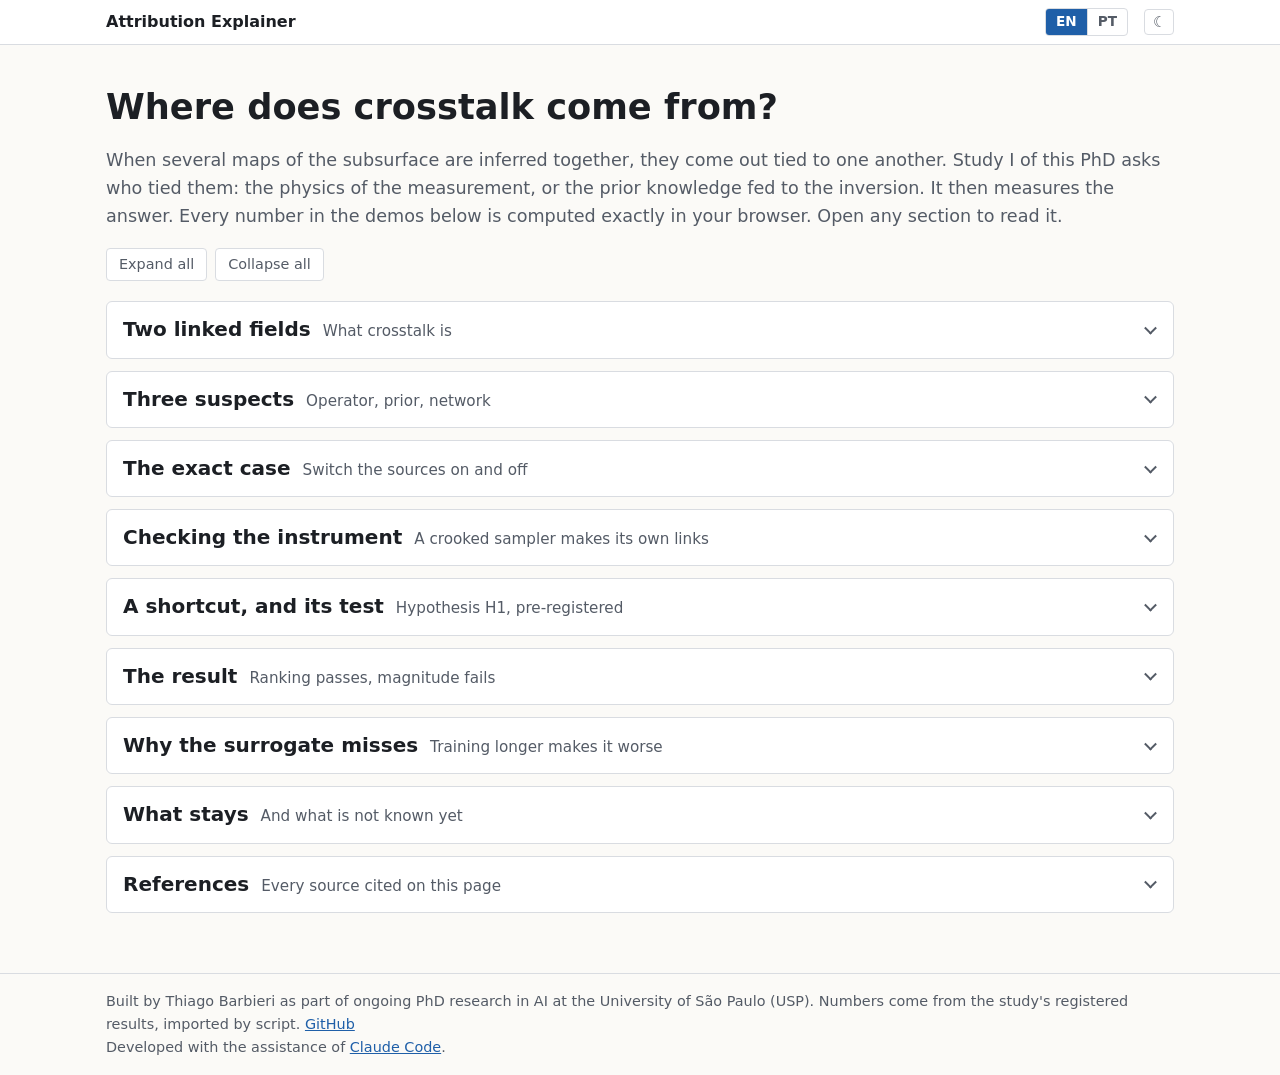
<file: index.html>
<!doctype html>
<html lang="en">
<head>
  <meta charset="utf-8">
  <meta name="viewport" content="width=device-width, initial-scale=1">
  <title>Attribution Explainer</title>
  <link rel="icon" href="data:image/svg+xml,%3Csvg xmlns=%27http://www.w3.org/2000/svg%27 viewBox=%270 0 32 32%27%3E%3Ccircle cx=%2711%27 cy=%2716%27 r=%278%27 fill=%27none%27 stroke=%27%231f5fa8%27 stroke-width=%273%27/%3E%3Ccircle cx=%2721%27 cy=%2716%27 r=%278%27 fill=%27none%27 stroke=%27%23b8440f%27 stroke-width=%273%27/%3E%3C/svg%3E">
  <meta name="description" content="Interactive explainer of Study I: where the dependence between jointly inferred fields comes from, the operator or the prior, computed exactly in your browser.">
  <meta name="author" content="Thiago Barbieri">
  <link rel="alternate" hreflang="en" href="index.html">
  <link rel="alternate" hreflang="pt-BR" href="index.pt.html">
  <link rel="stylesheet" href="assets/vendor/katex/katex.min.css">
  <link rel="stylesheet" href="assets/css/theme.css">
  <link rel="stylesheet" href="assets/css/layout.css">
  <link rel="stylesheet" href="assets/css/explainer.css">
  <script src="assets/js/theme.js"></script>
</head>
<body>
  <a class="skip-link" href="#content">Skip to content</a>
  <header class="site-header">
    <nav class="site-nav" aria-label="Site">
      <a class="brand" href="#top">Attribution Explainer</a>
      <div class="lang-switch" role="group" aria-label="Language" data-lang-switch>
        <a href="index.html" hreflang="en" lang="en" aria-current="true">EN</a>
        <a href="index.pt.html" hreflang="pt-BR" lang="pt-BR">PT</a>
      </div>
      <button type="button" class="theme-toggle" data-theme-toggle data-label-dark="Switch to dark theme" data-label-light="Switch to light theme"></button>
    </nav>
  </header>
  <main id="content">
    <div id="top"></div>
    <h1>Where does crosstalk come from?</h1>
    <p class="lede">When several maps of the subsurface are inferred together, they come out tied to one another. Study I of this PhD asks who tied them: the physics of the measurement, or the prior knowledge fed to the inversion. It then measures the answer. Every number in the demos below is computed exactly in your browser. Open any section to read it.</p>
    <div class="section-tools">
      <button type="button" data-sections="expand">Expand all</button>
      <button type="button" data-sections="collapse">Collapse all</button>
    </div>

    <details class="section" id="problem">
      <summary><h2 class="section-title">Two linked fields</h2><span class="section-sub">What crosstalk is</span></summary>
      <div class="section-body">
        <p class="lede">We cannot dig under a region to see its rocks. We send waves into the ground, record the echo at the surface, and let a computer reconstruct maps of the rock properties that would explain it.</p>
        <p>In practice we want several maps at once: for example, the speed of compressional waves and the speed of shear waves. Here we call them simply <strong>field 1</strong> and <strong>field 2</strong>.</p>
        <p>The data never tell the whole story, so the honest answer is not a single map but a collection of possible maps, all compatible with what was measured. Statisticians call that collection the <strong>posterior distribution</strong>. Looking at it, a pattern shows up: where one possible map has field 1 higher at some point, field 2 tends to be higher (or lower) at the same point. The fields are <strong>linked</strong>.</p>
        <p>Geophysicists call this link <strong>crosstalk</strong>, or interparameter trade-off: part of what appears in one map may really be a trace of the other <a class="cite" href="#operto2013" data-cite="operto2013">(Operto et al., 2013)</a>. It matters, because decisions such as where to drill or how to interpret a rock are made by reading these maps.</p>

        <h3>Links can also be put in on purpose</h3>
        <p>Before any data arrive, the inversion already holds a belief about what the fields look like: the <strong>prior</strong>. In the testbed of this study the prior builds each field from a few smooth patterns, and a fraction \(s\) of those patterns is shared by both fields. With \(s = 0\) the fields are independent; with \(s = 1\) they move together. Draw a few pairs and watch the cloud of points tilt as \(s\) grows.</p>

        <section class="demo wide" id="prior-demo" aria-labelledby="pd-title">
          <h4 id="pd-title">Try it: draw two fields from the prior</h4>
          <div class="demo-panels three">
            <figure>
              <canvas class="field" data-role="field1" role="img" aria-label="Field 1, 16 by 16 points"></canvas>
              <figcaption>Field 1 (16 × 16 points)</figcaption>
            </figure>
            <figure>
              <canvas class="field" data-role="field2" role="img" aria-label="Field 2, 16 by 16 points"></canvas>
              <figcaption>Field 2, same colour scale</figcaption>
            </figure>
            <figure>
              <div data-role="scatter"></div>
              <figcaption>Each dot is one of the 256 points: field 1 across, field 2 up.</figcaption>
            </figure>
          </div>
          <div class="legend-diverging" aria-hidden="true"><span>low</span><span class="legend-bar-diverging"></span><span>high</span></div>
          <div class="controls">
            <label class="control"><span class="label">Shared fraction s = <output data-role="shared-value">0.5</output></span>
              <input type="range" data-role="shared" min="0" max="1" step="0.125" value="0.5"></label>
            <div class="button-row"><button type="button" data-role="redraw">Draw another pair</button></div>
          </div>
          <p class="demo-readout" data-role="readout" aria-live="polite"></p>
        </section>
        <p>The link you see in an inversion result could therefore have been put there by the prior, by the measurement, or by both. The rest of this page is about telling them apart.</p>
      </div>
    </details>

    <details class="section" id="sources">
      <summary><h2 class="section-title">Three suspects</h2><span class="section-sub">Operator, prior, network</span></summary>
      <div class="section-body">
        <p class="lede">The link between the fields in the posterior can come from three places. In the final map all three are mixed, and nothing shows who did what.</p>
        <div class="cards">
          <div class="card"><h3>The operator</h3><p>The physics of the measurement. If each recorded echo depends on both fields at once, the data cannot separate them: they only see a mixture.</p></div>
          <div class="card"><h3>The prior</h3><p>What was believed before measuring, learned from examples. If in the examples the two fields moved together, that belief enters the answer.</p></div>
          <div class="card"><h3>The network</h3><p>Today the prior is often a trained neural network (a diffusion model). It may add or remove links that the examples did not have.</p></div>
        </div>

        <h3>Switching each suspect off</h3>
        <p>To learn whether a suspect matters, switch it off and see what changes. Each switch is an experiment one can actually run:</p>
        <ul>
          <li><strong>Operator off:</strong> observe each field separately, with the same noise. The information about each field stays; only the mixing goes.</li>
          <li><strong>Prior off:</strong> keep each field's own statistics but make the two independent. Every field still looks the same on its own; only the link between them goes.</li>
        </ul>
        <p>Two switches give four combinations. In each, we measure how linked the fields are in the posterior, with a dependence measure \(D\):</p>
        <table class="metrics coalitions">
          <thead><tr><th></th><th>operator off</th><th>operator on</th></tr></thead>
          <tbody>
            <tr><th>prior off</th><td>\(D(\varnothing)\): what is left with no source</td><td>\(D(O)\): the physics alone</td></tr>
            <tr><th>prior on</th><td>\(D(P)\): the prior alone</td><td>\(D(OP)\): the real situation, what the scientist sees</td></tr>
          </tbody>
        </table>

        <h3>A fair split: the Shapley value</h3>
        <p>The total change, \(D(OP) - D(\varnothing)\), still has to be split between the suspects. We use the <strong>Shapley value</strong> <a class="cite" href="#shapley1953value" data-cite="shapley1953value">(Shapley, 1953)</a>, a rule from game theory for sharing credit in a group effort: each player's credit is what it adds on joining the group, averaged over every order in which the players could arrive. With two players,</p>
        \[ \varphi_O = \tfrac12\big[(D(O) - D(\varnothing)) + (D(OP) - D(P))\big], \qquad \varphi_P = \tfrac12\big[(D(P) - D(\varnothing)) + (D(OP) - D(O))\big], \]
        <p>and the shares always add up to the total: \(\varphi_O + \varphi_P = D(OP) - D(\varnothing)\). The Shapley value already apportions variance among inputs in sensitivity analysis <a class="cite" href="#owen2014shapley" data-cite="owen2014shapley">(Owen, 2014)</a>, also when the inputs are dependent <a class="cite" href="#herin2022pme" data-cite="herin2022pme">(Herin et al., 2022)</a>. Here the players are not inputs drawn from a distribution but switches on the problem itself.</p>
        <p class="note">A share can be negative: a suspect can <em>remove</em> dependence. That is why the study always reports a dependence measure with a sign.</p>
      </div>
    </details>

    <details class="section" id="exact">
      <summary><h2 class="section-title">The exact case</h2><span class="section-sub">Switch the sources on and off</span></summary>
      <div class="section-body">
        <p class="lede">To test the method we need a problem where the right answer is known. The testbed is artificial and fully controlled, and its posterior has a closed form.</p>

        <h3>The testbed</h3>
        <ul>
          <li><strong>Fields:</strong> two maps of 16 × 16 points, 512 numbers in all, drawn from the Gaussian prior of the first section with shared fraction \(s\).</li>
          <li><strong>Measurement:</strong> each field is blurred and sampled every few points (the <em>stride</em>; a larger stride means fewer data). The two fields' data are mixed with a coupling \(\kappa\): at \(\kappa = 0\) each datum sees one field, as \(\kappa\) grows each datum sees more of both.</li>
          <li><strong>Noise:</strong> Gaussian, with a variance you choose. Small noise and a small stride mean informative data.</li>
        </ul>
        <p>With a Gaussian prior of covariance \(C_p\) and a linear measurement \(G\) with noise variance \(\sigma^2\), the posterior is Gaussian too, with covariance</p>
        \[ C = C_p - C_p G^\top \big(G C_p G^\top + \sigma^2 I\big)^{-1} G C_p . \]
        <p>From \(C\) we read the dependence between the fields. The main measure is the <strong>mean signed pointwise correlation</strong>: the correlation \(\rho(x)\) between field 1 and field 2 at each point \(x\), averaged over the 256 points. Two others are available: the same average without the sign, and the <strong>mutual information</strong> between the whole fields.</p>

        <section class="demo wide" id="attribution-demo" aria-labelledby="ad-title">
          <h4 id="ad-title">Try it: switch each source on and off</h4>
          <div class="scenario-row">
            <button type="button" data-preset="strong">Informative data</button>
            <button type="button" data-preset="weak">Weak data</button>
            <button type="button" data-preset="tug">Tug of war</button>
            <button type="button" data-preset="confirmatory">A confirmatory point</button>
          </div>
          <div class="cell-grid">
            <figure><canvas class="field" data-role="cell-none" role="img" aria-label="Pointwise correlation map, neither source"></canvas><figcaption><strong>Neither source</strong><br><span data-role="value-none"></span></figcaption></figure>
            <figure><canvas class="field" data-role="cell-O" role="img" aria-label="Pointwise correlation map, operator only"></canvas><figcaption><strong>Operator only</strong><br><span data-role="value-O"></span></figcaption></figure>
            <figure><canvas class="field" data-role="cell-P" role="img" aria-label="Pointwise correlation map, prior only"></canvas><figcaption><strong>Prior only</strong><br><span data-role="value-P"></span></figcaption></figure>
            <figure><canvas class="field" data-role="cell-OP" role="img" aria-label="Pointwise correlation map, both sources"></canvas><figcaption><strong>Both (what you see)</strong><br><span data-role="value-OP"></span></figcaption></figure>
          </div>
          <div class="legend-diverging" aria-hidden="true"><span>ρ = −1</span><span class="legend-bar-diverging"></span><span>ρ = +1</span></div>
          <div class="controls">
            <label class="control"><span class="label">Operator coupling κ = <output data-role="kappa-value">0.5</output></span>
              <input type="range" data-role="kappa" min="0" max="0.95" step="0.05" value="0.5"></label>
            <label class="control"><span class="label">Prior shared fraction s = <output data-role="shared-value">0.75</output></span>
              <input type="range" data-role="shared" min="0" max="1" step="0.125" value="0.75"></label>
            <label class="control"><span class="label">Noise variance</span>
              <select data-role="noise">
                <option value="0.001">0.001</option>
                <option value="0.01" selected>0.01</option>
                <option value="0.1">0.1</option>
                <option value="1">1</option>
              </select></label>
            <label class="control"><span class="label">Stride</span>
              <select data-role="stride">
                <option value="2">2 (64 data per field)</option>
                <option value="4" selected>4 (16 data per field)</option>
                <option value="8">8 (4 data per field)</option>
              </select></label>
            <fieldset>
              <legend>Dependence measure</legend>
              <label><input type="radio" name="attr-functional" value="signed" checked> signed correlation</label>
              <label><input type="radio" name="attr-functional" value="unsigned"> unsigned</label>
              <label><input type="radio" name="attr-functional" value="mi"> mutual information</label>
            </fieldset>
          </div>
          <div class="chart-block"><div data-role="shares"></div></div>
          <p class="demo-readout" data-role="readout" aria-live="polite"></p>
          <p class="demo-status" data-role="status" aria-live="polite"></p>
        </section>

        <h3>What the exact case shows</h3>
        <p><strong>How much of the prior survives depends on the data.</strong> Try <em>Informative data</em> and then <em>Weak data</em>. The prior is the same and links the fields strongly, and the operator does not mix them. Yet almost none of the prior's link survives when the data are informative, and nearly all of it when they say little. The data erase the prior belief to the extent that they can speak for themselves; in large samples, prior dependence is in general not retained by the posterior <a class="cite" href="#hagar2023posterior" data-cite="hagar2023posterior">(Hagar &amp; Stevens, 2023)</a>.</p>
        <p><strong>Operator and prior can pull in opposite directions.</strong> In this testbed the measurement tends to create negative dependence (one field up, the other down) and the prior positive dependence. On the study's grid of settings the two shares had opposite signs in <span data-fill="grid-opposing"></span> of the <span data-fill="grid-coupled"></span> settings where both were present. Try <em>Tug of war</em>: with a prior that ties the fields almost perfectly, the final map still shows a slightly negative link.</p>
        <div class="callout">
          <p><strong>In one sentence.</strong> The final map alone can mislead: it can show a negative link that came almost entirely from the measurement, hiding a strongly positive prior belief. An unsigned measure confuses "two forces cancelling" with "the prior removing dependence": with mutual information the prior's share came out negative in <span data-fill="grid-mi-negative"></span> of the <span data-fill="grid-mi-cells"></span> grid settings with a dependent prior. Switch the measure in the demo to see it.</p>
        </div>
      </div>
    </details>

    <details class="section" id="sampling">
      <summary><h2 class="section-title">Checking the instrument</h2><span class="section-sub">A crooked sampler makes its own links</span></summary>
      <div class="section-body">
        <p class="lede">When the prior is a neural network there is no formula for the posterior any more. All we can do is draw possible maps with a program called a <strong>sampler</strong>, and estimate the dependence from those draws.</p>
        <p>A sampler that is slightly off can create or remove dependence by itself, like a thermometer that reads two degrees high. And more draws do not help: they only make the wrong value more precise. The demo below uses a posterior where the exact answer is known. The <em>bias</em> slider makes the sampler shrink the link between the fields by a fraction \(b\).</p>

        <section class="demo wide" id="sampling-demo" aria-labelledby="sd-title">
          <h4 id="sd-title">Try it: estimate the dependence from samples</h4>
          <div class="chart-block"><div data-role="chart"></div></div>
          <div class="controls">
            <label class="control"><span class="label">Samples per estimate</span>
              <select data-role="samples">
                <option value="16">16</option>
                <option value="64" selected>64</option>
                <option value="256">256</option>
              </select></label>
            <label class="control"><span class="label">Sampler bias b = <output data-role="bias-value">0</output></span>
              <input type="range" data-role="bias" min="0" max="0.3" step="0.05" value="0"></label>
            <div class="button-row"><button type="button" data-role="redraw">Draw again</button></div>
          </div>
          <p class="demo-readout" data-role="readout" aria-live="polite"></p>
          <p class="demo-status">Posterior of one confirmatory point (κ = 0.25, s = 0.75, noise variance 0.1, stride 4), sampled exactly; the biased sampler draws from the same posterior with the cross-field covariance multiplied by 1 − b.</p>
        </section>

        <h3>How the real sampler was checked</h3>
        <p>The study's sampler is a twisted sequential Monte Carlo method <a class="cite" href="#wu2023twisted" data-cite="wu2023twisted">(Wu et al., 2023)</a>. Before any result, it had to reproduce exact answers on problems like the one above, in 512 dimensions, within margins fixed in advance. It failed twice, was diagnosed and corrected, and passed on a third, fresh seed, with its worst case at 0.92 of the allowed margin.</p>
        <p>It was then compared with a sampler built differently, DDSMC <a class="cite" href="#kelvinius2025ddsmc" data-cite="kelvinius2025ddsmc">(Ekström Kelvinius et al., 2025)</a>, and with an ablation of its own twist, on a network trained in 128 dimensions: all 45 comparisons across five independently trained networks agreed, judged against the gap expected between two exact samplers.</p>
      </div>
    </details>

    <details class="section" id="hypothesis">
      <summary><h2 class="section-title">A shortcut, and its test</h2><span class="section-sub">Hypothesis H1, pre-registered</span></summary>
      <div class="section-body">
        <p class="lede">Training networks and drawing thousands of maps is expensive. There is a shortcut: replace the network by a <strong>Gaussian surrogate</strong> that keeps only the mean and the correlations of its training examples. For the surrogate the attribution is exact and free, by the formulas of the previous sections.</p>
        <p>Previous work suggests that diffusion networks in their generalizing regime denoise much like that Gaussian surrogate, at least over a band of noise levels and, for large networks, transiently during training <a class="cite" href="#li2024hidden" data-cite="li2024hidden">(Li et al., 2024)</a>. Hence the study's hypothesis:</p>
        <div class="callout">
          <p><strong>Hypothesis H1.</strong> The attribution computed with the Gaussian surrogate predicts the attribution obtained with the trained network: the same order of the shares across settings, and the same total dependence within a fixed tolerance.</p>
        </div>

        <h3>Rules written before the data</h3>
        <p>To avoid adjusting the criterion after seeing the result, the test was <strong>pre-registered</strong>: the pass rules, the margins and even the analysis program were written and stored before the experiments ran. When a rule had to change, the change was recorded as a dated amendment, always before the data it would judge existed. Two requirements had to hold together, at eight settings (operator coupling \(\kappa \in \{0.25, 0.75\}\), prior dependence \(s \in \{0.25, 0.75\}\), informative or weak data), with four independently trained networks per setting:</p>
        <ul>
          <li><strong>Ranking:</strong> across the eight settings, the surrogate must order each share the way the network does. Agreement is measured with Kendall's \(\tau\), where 1 is perfect agreement; the thresholds were computed in advance from how much \(\tau\) an exactly correct surrogate would lose to estimation noise and training variance.</li>
          <li><strong>Magnitude:</strong> the predicted total dependence may not be off by more than 4.5% at any of the eight settings.</li>
        </ul>

        <h3>Is the network copying its examples?</h3>
        <p>A network that memorizes its training set turns the posterior into a lookup over training examples <a class="cite" href="#siahkoohi2026memorization" data-cite="siahkoohi2026memorization">(Siahkoohi &amp; Sabeddu, 2026)</a>, and the surrogate would not apply. Every network was therefore tested for copying with an exact test that counts near-duplicates of training examples against those of held-out examples <a class="cite" href="#majhi2026null" data-cite="majhi2026null">(Majhi &amp; Bagchi, 2026)</a>. <span data-fill="regime-inside"></span> of the <span data-fill="regime-priors"></span> networks trained for the test passed: none of their samples is a near-duplicate of a training example.</p>
      </div>
    </details>

    <details class="section" id="result">
      <summary><h2 class="section-title">The result</h2><span class="section-sub">Ranking passes, magnitude fails</span></summary>
      <div class="section-body">
        <p class="lede">The surrogate orders the suspects almost exactly as the network does. It does not get the size right when the prior links the fields only weakly.</p>
        <section class="demo wide" id="result-chart" aria-labelledby="rc-title">
          <h4 id="rc-title">Magnitude error at the eight confirmatory settings</h4>
          <div class="chart-block"><div data-role="magnitude"></div></div>
          <ul class="chart-legend"><li class="legend-weak">weak prior dependence (s = 0.25)</li><li class="legend-strong">strong prior dependence (s = 0.75)</li></ul>
          <p class="demo-status">Each bar is one setting: operator coupling κ and whether the data are informative or weak. The rule required every bar below the dashed line.</p>
          <p class="demo-readout" data-role="verdict"></p>
        </section>
        <p>At the four settings with weak prior dependence the surrogate overstates the total dependence by <span data-fill="mag-weak"></span>; at the four with strong dependence the error is <span data-fill="mag-strong"></span>, inside the tolerance. Where it fails, the network leaves <em>less</em> dependence in the posterior than the surrogate predicts.</p>
        <div class="callout">
          <p><strong>Verdict.</strong> By the rule fixed in advance, H1 is <strong>refuted</strong>. The Gaussian surrogate is a good guide to which suspect weighs more, but not to how much dependence the network leaves in the answer when the dependence between the fields is weak.</p>
        </div>
        <p>A negative result is still a result. The pre-registration anticipated it: if the hypothesis failed, the map of where it fails would be the contribution. And the test had controls that rule out the easy explanations: the networks were not copying, and the samplers agreed on the settings that were used.</p>
      </div>
    </details>

    <details class="section" id="why">
      <summary><h2 class="section-title">Why the surrogate misses</h2><span class="section-sub">Training longer makes it worse</span></summary>
      <div class="section-body">
        <p class="lede">Looking inside the networks themselves, before any data enter: a trained network carries less dependence between the fields than its own training examples had.</p>
        <p>Measured as mutual information against draws from each network's own Gaussian surrogate, the deficit is <span data-fill="loss-weak"></span> with weak prior dependence and <span data-fill="loss-strong"></span> with strong dependence.</p>
        <p>The first suspicion was under-training: perhaps the network had not yet learned the link. To test it, a follow-up was registered before it ran: sixteen networks trained eight times longer, to 160 000 steps, measuring the deficit along the way.</p>
        <section class="demo wide" id="f1-chart" aria-labelledby="f1-title">
          <h4 id="f1-title">Dependence lost by the network along training</h4>
          <div class="chart-block"><div data-role="curves"></div></div>
          <ul class="chart-legend" data-role="legend"></ul>
          <p class="demo-status">Mean of four networks per line, with the range of the four shaded. Orange: weak prior dependence; blue: strong. Solid: 4096 training examples; dashed: 1024.</p>
        </section>
        <p>The answer was the opposite of the suspicion. In three of the four settings the deficit grew with training in all four networks. In the fourth it was already high from the first checkpoint and stayed flat. Under-training explains none of them, and no checkpoint copies its training set.</p>
        <div class="callout">
          <p><strong>In one sentence.</strong> The network learns the overall Gaussian shape of its examples early, including the link between the fields, and loses part of that link as training continues. This is the pattern described for single-field diffusion models, which follow the Gaussian structure only transiently during training <a class="cite" href="#li2024hidden" data-cite="li2024hidden">(Li et al., 2024)</a> and generalize long before they memorize <a class="cite" href="#bonnaire2025memorize" data-cite="bonnaire2025memorize">(Bonnaire et al., 2025)</a>; here it shows up as lost dependence between fields. It weighs more when the dependence is weak, because a loss of similar size is a larger fraction of a small total.</p>
        </div>
        <p>Training time is therefore not a neutral technical detail: it decides how much of the real dependence between the fields reaches the answer.</p>
      </div>
    </details>

    <details class="section" id="takeaways">
      <summary><h2 class="section-title">What stays</h2><span class="section-sub">And what is not known yet</span></summary>
      <div class="section-body">
        <div class="cards">
          <div class="card"><h3>A method</h3><p>Split the dependence between fields into the measurement's share and the prior's share, exactly in the linear-Gaussian case.</p></div>
          <div class="card"><h3>A warning</h3><p>The final map alone can mislead about where the dependence came from; a signed measure is needed.</p></div>
          <div class="card"><h3>A finding</h3><p>Diffusion networks used as priors lose part of the dependence between fields as they train, enough for the Gaussian surrogate to miss the size.</p></div>
        </div>
        <h3>Limits</h3>
        <p>Everything here is on one artificial problem with smooth Gaussian fields and a linear measurement (each datum is a weighted sum of the fields). Fields with sharp boundaries, nonlinear physics such as elastic wave propagation, and real seismic data are left to the next chapters of the thesis. Classical tools measure the operator's coupling locally, from the Hessian <a class="cite" href="#pan2018interparameter" data-cite="pan2018interparameter">(Pan et al., 2018)</a>; comparing them with the operator share is also future work.</p>
        <p class="note">Next: Study II measures, under controlled conditions, how the dependence between fields and the network's tendency to copy its examples depend on the number of examples and on training time.</p>
      </div>
    </details>

    <details class="section" id="references">
      <summary><h2 class="section-title">References</h2><span class="section-sub">Every source cited on this page</span></summary>
      <div class="section-body">
        <p class="note">Generated from the thesis bibliography by <code>scripts/build_page.py</code>. Entries marked † have bibliographic fields not yet checked against the publisher record.</p>
        <!-- references:start -->
        <ol class="bibliography">
          <li id="bonnaire2025memorize">
            Bonnaire, T., Urfin, R., Biroli, G., Mézard, M. (2025). Why diffusion models don&#x27;t memorize: The role of implicit dynamical regularization in training. <em>Advances in Neural Information Processing Systems (NeurIPS)</em>.
            <span class="cited-on">Cited in: <a href="#why">Why the surrogate misses</a></span>
          </li>
          <li id="kelvinius2025ddsmc">
            Ekström Kelvinius, F., Zhao, Z., Lindsten, F. (2025). Solving linear-Gaussian Bayesian inverse problems with decoupled diffusion sequential Monte Carlo. <em>Proceedings of the 42nd International Conference on Machine Learning (ICML)</em> 267, pp. 15148–15181.
            <span class="cited-on">Cited in: <a href="#sampling">Checking the instrument</a></span>
          </li>
          <li id="hagar2023posterior">
            Hagar, L., Stevens, N. T. (2023). Posterior Ramifications of Prior Dependence Structures. <em>arXiv preprint arXiv:2312.06437</em>. <a href="https://arxiv.org/abs/2312.06437">arXiv:2312.06437</a> <span class="unverified" title="fields not yet checked against the publisher record">†</span>
            <span class="cited-on">Cited in: <a href="#exact">The exact case</a></span>
          </li>
          <li id="herin2022pme">
            Herin, M., Il Idrissi, M., Chabridon, V., Iooss, B. (2022). Proportional marginal effects for global sensitivity analysis. <em>arXiv preprint arXiv:2210.13065</em>. <a href="https://arxiv.org/abs/2210.13065">arXiv:2210.13065</a> <span class="unverified" title="fields not yet checked against the publisher record">†</span>
            <span class="cited-on">Cited in: <a href="#sources">Three suspects</a></span>
          </li>
          <li id="li2024hidden">
            Li, X., Dai, Y., Qu, Q. (2024). Understanding generalizability of diffusion models requires rethinking the hidden Gaussian structure. <em>Advances in Neural Information Processing Systems</em> 37, pp. 57499–57538. <a href="https://doi.org/10.52202/079017-1833">doi:10.52202/079017-1833</a>
            <span class="cited-on">Cited in: <a href="#hypothesis">A shortcut, and its test</a>, <a href="#why">Why the surrogate misses</a></span>
          </li>
          <li id="majhi2026null">
            Majhi, S., Bagchi, P. (2026). The Null Is the Hard Part: Exact Tests for Memorization in Generative Models. <em>arXiv preprint arXiv:2610.00251</em>. <a href="https://arxiv.org/abs/2610.00251">arXiv:2610.00251</a> <span class="unverified" title="fields not yet checked against the publisher record">†</span>
            <span class="cited-on">Cited in: <a href="#hypothesis">A shortcut, and its test</a></span>
          </li>
          <li id="operto2013">
            Operto, S., Gholami, Y., Prieux, V., Ribodetti, A., Brossier, R., Métivier, L., Virieux, J. (2013). A guided tour of multiparameter full-waveform inversion with multicomponent data: From theory to practice. <em>The Leading Edge</em> 32(9), 1040–1054. <a href="https://doi.org/10.1190/tle32091040.1">doi:10.1190/tle32091040.1</a>
            <span class="cited-on">Cited in: <a href="#problem">Two linked fields</a></span>
          </li>
          <li id="owen2014shapley">
            Owen, A. B. (2014). Sobol&#x27; indices and Shapley value. <em>SIAM/ASA Journal on Uncertainty Quantification</em> 2(1), 245–251. <a href="https://doi.org/10.1137/130936233">doi:10.1137/130936233</a>
            <span class="cited-on">Cited in: <a href="#sources">Three suspects</a></span>
          </li>
          <li id="pan2018interparameter">
            Pan, W., Geng, Y., Innanen, K. A. (2018). Interparameter trade-off quantification and reduction in isotropic-elastic full-waveform inversion: synthetic experiments and Hussar land data set application. <em>Geophysical Journal International</em> 213(2), 1305–1333. <a href="https://doi.org/10.1093/gji/ggy037">doi:10.1093/gji/ggy037</a>
            <span class="cited-on">Cited in: <a href="#takeaways">What stays</a></span>
          </li>
          <li id="shapley1953value">
            Shapley, L. S. (1953). A value for n-person games. <em>Contributions to the Theory of Games, Volume II</em> pp. 307–317. <span class="unverified" title="fields not yet checked against the publisher record">†</span>
            <span class="cited-on">Cited in: <a href="#sources">Three suspects</a></span>
          </li>
          <li id="siahkoohi2026memorization">
            Siahkoohi, A., Sabeddu, D. (2026). On the role of memorization in learned priors for geophysical inverse problems. <em>arXiv preprint arXiv:2603.19629</em>. <a href="https://arxiv.org/abs/2603.19629">arXiv:2603.19629</a>
            <span class="cited-on">Cited in: <a href="#hypothesis">A shortcut, and its test</a></span>
          </li>
          <li id="wu2023twisted">
            Wu, L., Trippe, B. L., Naesseth, C. A., Blei, D. M., Cunningham, J. P. (2023). Practical and Asymptotically Exact Conditional Sampling in Diffusion Models. <em>Advances in Neural Information Processing Systems (NeurIPS)</em>.
            <span class="cited-on">Cited in: <a href="#sampling">Checking the instrument</a></span>
          </li>
        </ol>
        <!-- references:end -->
      </div>
    </details>
  </main>
  <footer class="site-footer">
    <p>Built by Thiago Barbieri as part of ongoing PhD research in AI at the University of São Paulo (USP). Numbers come from the study's registered results, imported by script. <a href="https://github.com/barbieriht">GitHub</a><br>Developed with the assistance of <a href="https://claude.com/claude-code">Claude Code</a>.</p>
  </footer>
  <script src="assets/vendor/katex/katex.min.js" defer></script>
  <script src="assets/vendor/katex/auto-render.min.js" defer></script>
  <script src="assets/js/math.js" defer></script>
  <script src="assets/js/i18n.js" defer></script>
  <script src="assets/js/sections.js" defer></script>
  <script src="assets/js/linalg.js" defer></script>
  <script src="assets/js/testbed.js" defer></script>
  <script src="assets/js/attribution.js" defer></script>
  <script src="assets/js/random.js" defer></script>
  <script src="assets/js/colormap.js" defer></script>
  <script src="assets/js/svg.js" defer></script>
  <script src="assets/js/prior-demo.js" defer></script>
  <script src="assets/js/attribution-demo.js" defer></script>
  <script src="assets/js/sampling-demo.js" defer></script>
  <script src="assets/data/study1-results.js" defer></script>
  <script src="assets/js/results.js" defer></script>
</body>
</html>
</file>
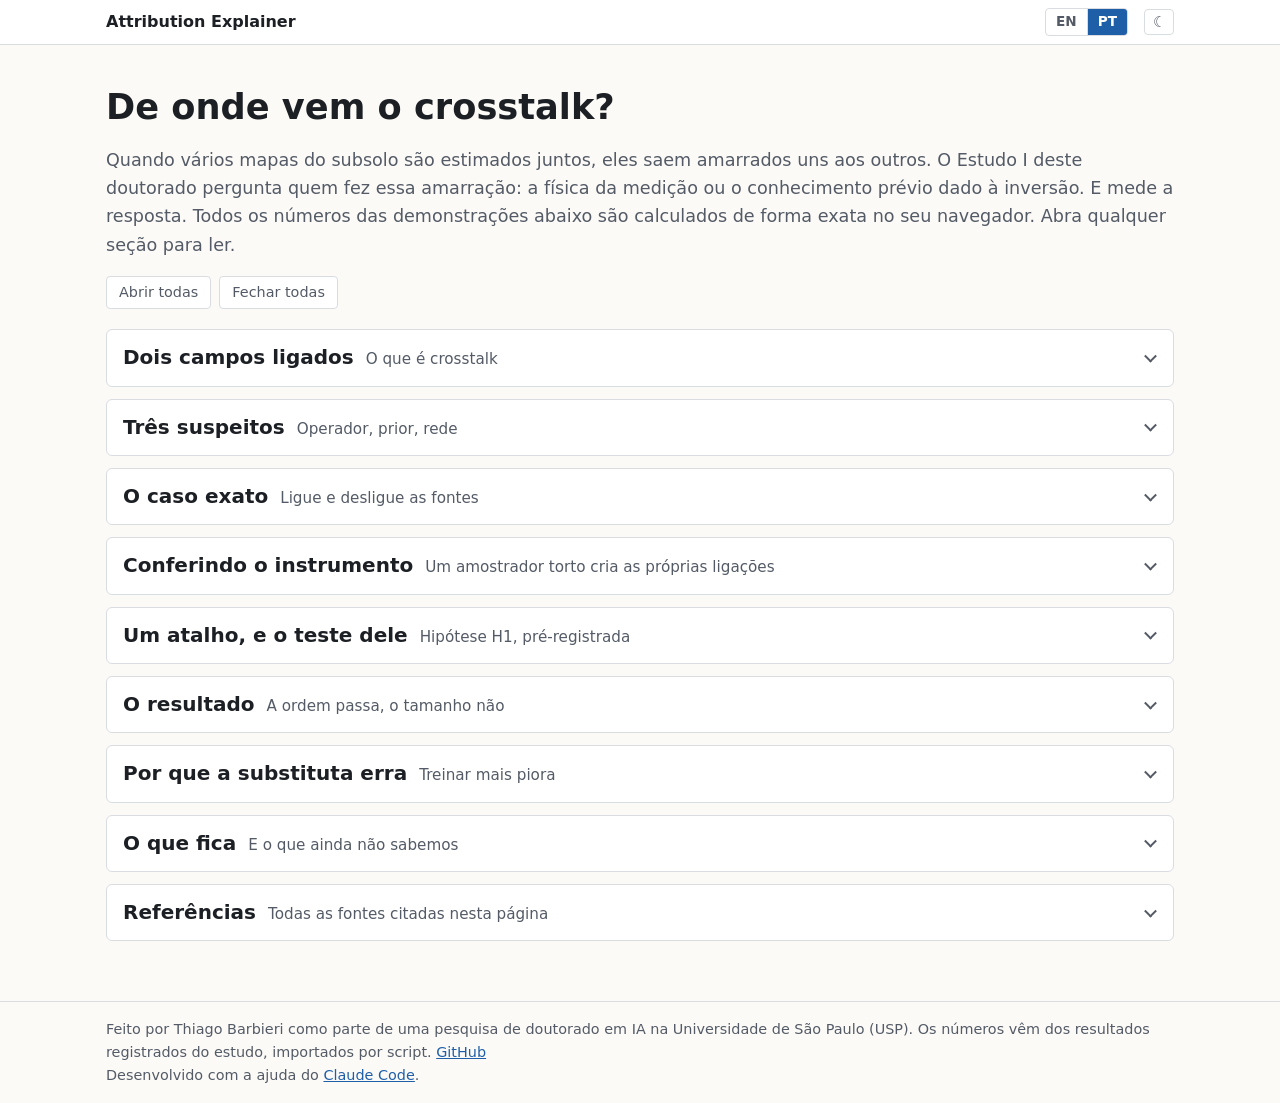
<file: index.pt.html>
<!doctype html>
<html lang="pt-BR">
<head>
  <meta charset="utf-8">
  <meta name="viewport" content="width=device-width, initial-scale=1">
  <title>Attribution Explainer</title>
  <link rel="icon" href="data:image/svg+xml,%3Csvg xmlns=%27http://www.w3.org/2000/svg%27 viewBox=%270 0 32 32%27%3E%3Ccircle cx=%2711%27 cy=%2716%27 r=%278%27 fill=%27none%27 stroke=%27%231f5fa8%27 stroke-width=%273%27/%3E%3Ccircle cx=%2721%27 cy=%2716%27 r=%278%27 fill=%27none%27 stroke=%27%23b8440f%27 stroke-width=%273%27/%3E%3C/svg%3E">
  <meta name="description" content="Explicação interativa do Estudo I: de onde vem a dependência entre campos estimados juntos, do operador ou do prior, calculada de forma exata no seu navegador.">
  <meta name="author" content="Thiago Barbieri">
  <link rel="alternate" hreflang="en" href="index.html">
  <link rel="alternate" hreflang="pt-BR" href="index.pt.html">
  <link rel="stylesheet" href="assets/vendor/katex/katex.min.css">
  <link rel="stylesheet" href="assets/css/theme.css">
  <link rel="stylesheet" href="assets/css/layout.css">
  <link rel="stylesheet" href="assets/css/explainer.css">
  <script src="assets/js/theme.js"></script>
</head>
<body>
  <a class="skip-link" href="#content">Pular para o conteúdo</a>
  <header class="site-header">
    <nav class="site-nav" aria-label="Site">
      <a class="brand" href="#top">Attribution Explainer</a>
      <div class="lang-switch" role="group" aria-label="Idioma" data-lang-switch>
        <a href="index.html" hreflang="en" lang="en">EN</a>
        <a href="index.pt.html" hreflang="pt-BR" lang="pt-BR" aria-current="true">PT</a>
      </div>
      <button type="button" class="theme-toggle" data-theme-toggle data-label-dark="Mudar para o tema escuro" data-label-light="Mudar para o tema claro"></button>
    </nav>
  </header>
  <main id="content">
    <div id="top"></div>
    <h1>De onde vem o crosstalk?</h1>
    <p class="lede">Quando vários mapas do subsolo são estimados juntos, eles saem amarrados uns aos outros. O Estudo I deste doutorado pergunta quem fez essa amarração: a física da medição ou o conhecimento prévio dado à inversão. E mede a resposta. Todos os números das demonstrações abaixo são calculados de forma exata no seu navegador. Abra qualquer seção para ler.</p>
    <div class="section-tools">
      <button type="button" data-sections="expand">Abrir todas</button>
      <button type="button" data-sections="collapse">Fechar todas</button>
    </div>

    <details class="section" id="problem">
      <summary><h2 class="section-title">Dois campos ligados</h2><span class="section-sub">O que é crosstalk</span></summary>
      <div class="section-body">
        <p class="lede">Não dá para cavar debaixo de uma região para ver as rochas. Mandamos ondas para dentro da Terra, gravamos o eco na superfície e deixamos um computador reconstruir os mapas das propriedades das rochas que explicariam esse eco.</p>
        <p>Na prática, queremos vários mapas de uma vez: por exemplo, a velocidade das ondas de compressão e a velocidade das ondas de cisalhamento. Aqui vamos chamá-los simplesmente de <strong>campo 1</strong> e <strong>campo 2</strong>.</p>
        <p>Os dados nunca contam a história inteira, então a resposta honesta não é um mapa só, e sim uma coleção de mapas possíveis, todos compatíveis com o que foi medido. Os estatísticos chamam essa coleção de <strong>distribuição posterior</strong>. Olhando para ela, aparece um padrão: quando um mapa possível tem o campo 1 mais alto em certo ponto, o campo 2 tende a estar mais alto (ou mais baixo) no mesmo ponto. Os campos estão <strong>ligados</strong>.</p>
        <p>Os geofísicos chamam essa ligação de <strong>crosstalk</strong>, ou interferência entre parâmetros: parte do que aparece num mapa pode ser, na verdade, um reflexo do outro <a class="cite" href="#operto2013" data-cite="operto2013">(Operto et al., 2013)</a>. Isso importa, porque decisões como onde perfurar ou como interpretar uma rocha são tomadas lendo esses mapas.</p>

        <h3>Ligações também podem ser postas de propósito</h3>
        <p>Antes de qualquer dado chegar, a inversão já carrega uma crença sobre como os campos são: o <strong>prior</strong>. No problema de teste deste estudo, o prior monta cada campo a partir de alguns padrões suaves, e uma fração \(s\) desses padrões é compartilhada pelos dois campos. Com \(s = 0\) os campos são independentes; com \(s = 1\) eles andam juntos. Sorteie alguns pares e veja a nuvem de pontos se inclinar conforme \(s\) cresce.</p>

        <section class="demo wide" id="prior-demo" aria-labelledby="pd-title">
          <h4 id="pd-title">Experimente: sorteie dois campos do prior</h4>
          <div class="demo-panels three">
            <figure>
              <canvas class="field" data-role="field1" role="img" aria-label="Campo 1, 16 por 16 pontos"></canvas>
              <figcaption>Campo 1 (16 × 16 pontos)</figcaption>
            </figure>
            <figure>
              <canvas class="field" data-role="field2" role="img" aria-label="Campo 2, 16 por 16 pontos"></canvas>
              <figcaption>Campo 2, mesma escala de cores</figcaption>
            </figure>
            <figure>
              <div data-role="scatter"></div>
              <figcaption>Cada ponto é um dos 256 pontos do mapa: campo 1 na horizontal, campo 2 na vertical.</figcaption>
            </figure>
          </div>
          <div class="legend-diverging" aria-hidden="true"><span>baixo</span><span class="legend-bar-diverging"></span><span>alto</span></div>
          <div class="controls">
            <label class="control"><span class="label">Fração compartilhada s = <output data-role="shared-value">0,5</output></span>
              <input type="range" data-role="shared" min="0" max="1" step="0.125" value="0.5"></label>
            <div class="button-row"><button type="button" data-role="redraw">Sortear outro par</button></div>
          </div>
          <p class="demo-readout" data-role="readout" aria-live="polite"></p>
        </section>
        <p>A ligação que aparece num resultado de inversão pode, portanto, ter sido posta pelo prior, pela medição, ou pelos dois. O resto desta página trata de separá-los.</p>
      </div>
    </details>

    <details class="section" id="sources">
      <summary><h2 class="section-title">Três suspeitos</h2><span class="section-sub">Operador, prior, rede</span></summary>
      <div class="section-body">
        <p class="lede">A ligação entre os campos na posterior pode vir de três lugares. No mapa final os três ficam misturados, e nada mostra quem fez o quê.</p>
        <div class="cards">
          <div class="card"><h3>O operador</h3><p>A física da medição. Se cada eco gravado depende dos dois campos ao mesmo tempo, os dados não conseguem separá-los: só enxergam uma mistura.</p></div>
          <div class="card"><h3>O prior</h3><p>O que se acreditava antes de medir, aprendido a partir de exemplos. Se nos exemplos os dois campos andavam juntos, essa crença entra na resposta.</p></div>
          <div class="card"><h3>A rede</h3><p>Hoje o prior costuma ser uma rede neural treinada (um modelo de difusão). Ela pode acrescentar ou tirar ligações que os exemplos não tinham.</p></div>
        </div>

        <h3>Desligar cada suspeito</h3>
        <p>Para saber se um suspeito importa, a gente o desliga e vê o que muda. Cada desligamento é um experimento que dá para fazer de verdade:</p>
        <ul>
          <li><strong>Operador desligado:</strong> medir cada campo separadamente, com o mesmo ruído. A informação sobre cada campo continua lá; só a mistura some.</li>
          <li><strong>Prior desligado:</strong> manter as estatísticas de cada campo, mas tornar os dois independentes. Cada campo, sozinho, continua igual; só a ligação entre eles some.</li>
        </ul>
        <p>Dois interruptores dão quatro combinações. Em cada uma, medimos o quanto os campos estão ligados na posterior, com uma medida de dependência \(D\):</p>
        <table class="metrics coalitions">
          <thead><tr><th></th><th>operador desligado</th><th>operador ligado</th></tr></thead>
          <tbody>
            <tr><th>prior desligado</th><td>\(D(\varnothing)\): o que sobra sem nenhuma fonte</td><td>\(D(O)\): só a física</td></tr>
            <tr><th>prior ligado</th><td>\(D(P)\): só o prior</td><td>\(D(OP)\): a situação real, a que o cientista vê</td></tr>
          </tbody>
        </table>

        <h3>Uma divisão justa: o valor de Shapley</h3>
        <p>Falta dividir a mudança total, \(D(OP) - D(\varnothing)\), entre os suspeitos. Usamos o <strong>valor de Shapley</strong> <a class="cite" href="#shapley1953value" data-cite="shapley1953value">(Shapley, 1953)</a>, uma regra da teoria dos jogos para repartir crédito num trabalho em grupo: o crédito de cada participante é o quanto ele acrescenta ao entrar no grupo, na média de todas as ordens possíveis de chegada. Com dois participantes,</p>
        \[ \varphi_O = \tfrac12\big[(D(O) - D(\varnothing)) + (D(OP) - D(P))\big], \qquad \varphi_P = \tfrac12\big[(D(P) - D(\varnothing)) + (D(OP) - D(O))\big], \]
        <p>e as parcelas sempre somam o total: \(\varphi_O + \varphi_P = D(OP) - D(\varnothing)\). O valor de Shapley já reparte variância entre entradas na análise de sensibilidade <a class="cite" href="#owen2014shapley" data-cite="owen2014shapley">(Owen, 2014)</a>, inclusive quando as entradas são dependentes <a class="cite" href="#herin2022pme" data-cite="herin2022pme">(Herin et al., 2022)</a>. Aqui os participantes não são entradas sorteadas de uma distribuição, e sim interruptores no próprio problema.</p>
        <p class="note">Uma parcela pode ser negativa: um suspeito pode <em>tirar</em> dependência. Por isso o estudo sempre reporta uma medida de dependência com sinal.</p>
      </div>
    </details>

    <details class="section" id="exact">
      <summary><h2 class="section-title">O caso exato</h2><span class="section-sub">Ligue e desligue as fontes</span></summary>
      <div class="section-body">
        <p class="lede">Para testar o método, precisamos de um problema cuja resposta certa seja conhecida. O problema de teste é artificial e totalmente controlado, e a posterior dele tem fórmula fechada.</p>

        <h3>O problema de teste</h3>
        <ul>
          <li><strong>Campos:</strong> dois mapas de 16 × 16 pontos, 512 números ao todo, sorteados do prior gaussiano da primeira seção, com fração compartilhada \(s\).</li>
          <li><strong>Medição:</strong> cada campo é borrado e amostrado a cada tantos pontos (o <em>passo</em>; passo maior significa menos dados). Os dados dos dois campos são misturados com um acoplamento \(\kappa\): com \(\kappa = 0\) cada dado vê um campo só; conforme \(\kappa\) cresce, cada dado vê mais dos dois.</li>
          <li><strong>Ruído:</strong> gaussiano, com a variância que você escolher. Ruído pequeno e passo pequeno significam dados informativos.</li>
        </ul>
        <p>Com um prior gaussiano de covariância \(C_p\) e uma medição linear \(G\) com variância de ruído \(\sigma^2\), a posterior também é gaussiana, com covariância</p>
        \[ C = C_p - C_p G^\top \big(G C_p G^\top + \sigma^2 I\big)^{-1} G C_p . \]
        <p>De \(C\) lemos a dependência entre os campos. A medida principal é a <strong>correlação pontual média com sinal</strong>: a correlação \(\rho(x)\) entre o campo 1 e o campo 2 em cada ponto \(x\), na média dos 256 pontos. Há duas outras: a mesma média sem o sinal, e a <strong>informação mútua</strong> entre os campos inteiros.</p>

        <section class="demo wide" id="attribution-demo" aria-labelledby="ad-title">
          <h4 id="ad-title">Experimente: ligue e desligue cada fonte</h4>
          <div class="scenario-row">
            <button type="button" data-preset="strong">Dados informativos</button>
            <button type="button" data-preset="weak">Dados fracos</button>
            <button type="button" data-preset="tug">Cabo de guerra</button>
            <button type="button" data-preset="confirmatory">Um ponto confirmatório</button>
          </div>
          <div class="cell-grid">
            <figure><canvas class="field" data-role="cell-none" role="img" aria-label="Mapa de correlação pontual, nenhuma fonte"></canvas><figcaption><strong>Nenhuma fonte</strong><br><span data-role="value-none"></span></figcaption></figure>
            <figure><canvas class="field" data-role="cell-O" role="img" aria-label="Mapa de correlação pontual, só o operador"></canvas><figcaption><strong>Só o operador</strong><br><span data-role="value-O"></span></figcaption></figure>
            <figure><canvas class="field" data-role="cell-P" role="img" aria-label="Mapa de correlação pontual, só o prior"></canvas><figcaption><strong>Só o prior</strong><br><span data-role="value-P"></span></figcaption></figure>
            <figure><canvas class="field" data-role="cell-OP" role="img" aria-label="Mapa de correlação pontual, as duas fontes"></canvas><figcaption><strong>As duas (o que se vê)</strong><br><span data-role="value-OP"></span></figcaption></figure>
          </div>
          <div class="legend-diverging" aria-hidden="true"><span>ρ = −1</span><span class="legend-bar-diverging"></span><span>ρ = +1</span></div>
          <div class="controls">
            <label class="control"><span class="label">Acoplamento do operador κ = <output data-role="kappa-value">0,5</output></span>
              <input type="range" data-role="kappa" min="0" max="0.95" step="0.05" value="0.5"></label>
            <label class="control"><span class="label">Fração compartilhada do prior s = <output data-role="shared-value">0,75</output></span>
              <input type="range" data-role="shared" min="0" max="1" step="0.125" value="0.75"></label>
            <label class="control"><span class="label">Variância do ruído</span>
              <select data-role="noise">
                <option value="0.001">0,001</option>
                <option value="0.01" selected>0,01</option>
                <option value="0.1">0,1</option>
                <option value="1">1</option>
              </select></label>
            <label class="control"><span class="label">Passo</span>
              <select data-role="stride">
                <option value="2">2 (64 dados por campo)</option>
                <option value="4" selected>4 (16 dados por campo)</option>
                <option value="8">8 (4 dados por campo)</option>
              </select></label>
            <fieldset>
              <legend>Medida de dependência</legend>
              <label><input type="radio" name="attr-functional" value="signed" checked> correlação com sinal</label>
              <label><input type="radio" name="attr-functional" value="unsigned"> sem sinal</label>
              <label><input type="radio" name="attr-functional" value="mi"> informação mútua</label>
            </fieldset>
          </div>
          <div class="chart-block"><div data-role="shares"></div></div>
          <p class="demo-readout" data-role="readout" aria-live="polite"></p>
          <p class="demo-status" data-role="status" aria-live="polite"></p>
        </section>

        <h3>O que o caso exato mostra</h3>
        <p><strong>Quanto do prior sobrevive depende dos dados.</strong> Experimente <em>Dados informativos</em> e depois <em>Dados fracos</em>. O prior é o mesmo e liga os campos fortemente, e o operador não os mistura. Mesmo assim, quase nada da ligação do prior sobrevive quando os dados são informativos, e quase toda ela quando dizem pouco. Os dados apagam a crença prévia na medida em que conseguem falar por si; com muitos dados, a dependência do prior em geral não é retida pela posterior <a class="cite" href="#hagar2023posterior" data-cite="hagar2023posterior">(Hagar &amp; Stevens, 2023)</a>.</p>
        <p><strong>Operador e prior podem puxar em sentidos opostos.</strong> Neste problema, a medição tende a criar dependência negativa (um campo sobe, o outro desce) e o prior, dependência positiva. Na grade de situações do estudo, as duas parcelas tiveram sinais opostos em <span data-fill="grid-opposing"></span> das <span data-fill="grid-coupled"></span> situações em que as duas fontes estavam presentes. Experimente <em>Cabo de guerra</em>: com um prior que amarra os campos quase perfeitamente, o mapa final ainda mostra uma ligação levemente negativa.</p>
        <div class="callout">
          <p><strong>Em uma frase.</strong> Olhar só o mapa final engana: ele pode mostrar uma ligação negativa que veio quase toda da medição, escondendo uma crença prévia fortemente positiva. Uma medida sem sinal confunde "duas forças se cancelando" com "o prior tirando dependência": com a informação mútua, a parcela do prior saiu negativa em <span data-fill="grid-mi-negative"></span> das <span data-fill="grid-mi-cells"></span> situações da grade com prior dependente. Troque a medida na demonstração para ver.</p>
        </div>
      </div>
    </details>

    <details class="section" id="sampling">
      <summary><h2 class="section-title">Conferindo o instrumento</h2><span class="section-sub">Um amostrador torto cria as próprias ligações</span></summary>
      <div class="section-body">
        <p class="lede">Quando o prior é uma rede neural, não existe mais fórmula para a posterior. Só dá para sortear mapas possíveis com um programa chamado <strong>amostrador</strong>, e estimar a dependência a partir desses sorteios.</p>
        <p>Um amostrador um pouco torto pode criar ou tirar dependência por conta própria, como um termômetro que marca dois graus a mais. E mais sorteios não ajudam: só deixam o valor errado mais preciso. A demonstração abaixo usa uma posterior cuja resposta exata é conhecida. O controle de <em>viés</em> faz o amostrador encolher a ligação entre os campos por uma fração \(b\).</p>

        <section class="demo wide" id="sampling-demo" aria-labelledby="sd-title">
          <h4 id="sd-title">Experimente: estime a dependência a partir de amostras</h4>
          <div class="chart-block"><div data-role="chart"></div></div>
          <div class="controls">
            <label class="control"><span class="label">Amostras por estimativa</span>
              <select data-role="samples">
                <option value="16">16</option>
                <option value="64" selected>64</option>
                <option value="256">256</option>
              </select></label>
            <label class="control"><span class="label">Viés do amostrador b = <output data-role="bias-value">0</output></span>
              <input type="range" data-role="bias" min="0" max="0.3" step="0.05" value="0"></label>
            <div class="button-row"><button type="button" data-role="redraw">Sortear de novo</button></div>
          </div>
          <p class="demo-readout" data-role="readout" aria-live="polite"></p>
          <p class="demo-status">Posterior de um ponto confirmatório (κ = 0,25, s = 0,75, variância do ruído 0,1, passo 4), amostrada de forma exata; o amostrador torto sorteia da mesma posterior com a covariância entre os campos multiplicada por 1 − b.</p>
        </section>

        <h3>Como o amostrador de verdade foi conferido</h3>
        <p>O amostrador do estudo é um método de Monte Carlo sequencial com <em>twist</em> <a class="cite" href="#wu2023twisted" data-cite="wu2023twisted">(Wu et al., 2023)</a>. Antes de qualquer resultado, ele tinha que reproduzir respostas exatas em problemas como o de cima, em 512 dimensões, dentro de margens fixadas de antemão. Falhou duas vezes, foi diagnosticado e corrigido, e passou numa terceira semente, nova, com o pior caso em 0,92 da margem permitida.</p>
        <p>Depois foi comparado com um amostrador construído de outro jeito, o DDSMC <a class="cite" href="#kelvinius2025ddsmc" data-cite="kelvinius2025ddsmc">(Ekström Kelvinius et al., 2025)</a>, e com uma ablação do seu próprio <em>twist</em>, numa rede treinada em 128 dimensões: as 45 comparações, em cinco redes treinadas de forma independente, concordaram, julgadas contra a diferença esperada entre dois amostradores exatos.</p>
      </div>
    </details>

    <details class="section" id="hypothesis">
      <summary><h2 class="section-title">Um atalho, e o teste dele</h2><span class="section-sub">Hipótese H1, pré-registrada</span></summary>
      <div class="section-body">
        <p class="lede">Treinar redes e sortear milhares de mapas é caro. Existe um atalho: trocar a rede por uma <strong>substituta gaussiana</strong>, que guarda só a média e as correlações dos exemplos de treino. Para a substituta, a atribuição sai exata e de graça, pelas fórmulas das seções anteriores.</p>
        <p>Trabalhos anteriores sugerem que redes de difusão, no regime em que generalizam, removem ruído quase como essa substituta gaussiana, pelo menos numa faixa de níveis de ruído e, para redes grandes, de forma passageira durante o treino <a class="cite" href="#li2024hidden" data-cite="li2024hidden">(Li et al., 2024)</a>. Daí a hipótese do estudo:</p>
        <div class="callout">
          <p><strong>Hipótese H1.</strong> A atribuição calculada com a substituta gaussiana prevê a atribuição obtida com a rede treinada: a mesma ordem das parcelas entre as situações, e a mesma dependência total dentro de uma tolerância fixada.</p>
        </div>

        <h3>Regras escritas antes dos dados</h3>
        <p>Para não ajustar o critério depois de ver o resultado, o teste foi <strong>pré-registrado</strong>: as regras de aprovação, as margens e até o programa de análise foram escritos e guardados antes dos experimentos rodarem. Quando uma regra precisou mudar, a mudança foi registrada como emenda datada, sempre antes de existirem os dados que ela julgaria. Duas exigências tinham que valer juntas, em oito situações (acoplamento do operador \(\kappa \in \{0{,}25;\ 0{,}75\}\), dependência do prior \(s \in \{0{,}25;\ 0{,}75\}\), dados informativos ou fracos), com quatro redes treinadas de forma independente por situação:</p>
        <ul>
          <li><strong>Ordem:</strong> nas oito situações, a substituta tem que ordenar cada parcela como a rede ordena. A concordância é medida pelo \(\tau\) de Kendall, em que 1 é concordância perfeita; os limiares foram calculados de antemão a partir de quanto \(\tau\) uma substituta exatamente correta perderia para o ruído de estimação e a variação do treino.</li>
          <li><strong>Tamanho:</strong> a dependência total prevista não pode errar mais que 4,5% em nenhuma das oito situações.</li>
        </ul>

        <h3>A rede está copiando os exemplos?</h3>
        <p>Uma rede que decora o conjunto de treino transforma a posterior numa consulta aos exemplos de treino <a class="cite" href="#siahkoohi2026memorization" data-cite="siahkoohi2026memorization">(Siahkoohi &amp; Sabeddu, 2026)</a>, e a substituta deixaria de valer. Por isso cada rede passou por um teste exato de cópia, que conta quase-duplicatas de exemplos de treino contra as de exemplos guardados fora do treino <a class="cite" href="#majhi2026null" data-cite="majhi2026null">(Majhi &amp; Bagchi, 2026)</a>. <span data-fill="regime-inside"></span> das <span data-fill="regime-priors"></span> redes treinadas para o teste passaram: nenhuma das suas amostras é quase-duplicata de um exemplo de treino.</p>
      </div>
    </details>

    <details class="section" id="result">
      <summary><h2 class="section-title">O resultado</h2><span class="section-sub">A ordem passa, o tamanho não</span></summary>
      <div class="section-body">
        <p class="lede">A substituta ordena os suspeitos quase exatamente como a rede. Ela não acerta o tamanho quando o prior liga os campos só de leve.</p>
        <section class="demo wide" id="result-chart" aria-labelledby="rc-title">
          <h4 id="rc-title">Erro de tamanho nas oito situações confirmatórias</h4>
          <div class="chart-block"><div data-role="magnitude"></div></div>
          <ul class="chart-legend"><li class="legend-weak">dependência fraca no prior (s = 0,25)</li><li class="legend-strong">dependência forte no prior (s = 0,75)</li></ul>
          <p class="demo-status">Cada barra é uma situação: acoplamento do operador κ e se os dados são informativos ou fracos. A regra exigia todas as barras abaixo da linha tracejada.</p>
          <p class="demo-readout" data-role="verdict"></p>
        </section>
        <p>Nas quatro situações com dependência fraca no prior, a substituta exagera a dependência total em <span data-fill="mag-weak"></span>; nas quatro com dependência forte, o erro fica em <span data-fill="mag-strong"></span>, dentro da tolerância. Onde falha, a rede deixa <em>menos</em> dependência na posterior do que a substituta prevê.</p>
        <div class="callout">
          <p><strong>Veredito.</strong> Pela regra combinada de antemão, a H1 foi <strong>refutada</strong>. A substituta gaussiana é um bom guia para saber qual suspeito pesa mais, mas não para saber quanta dependência a rede deixa na resposta quando a dependência entre os campos é fraca.</p>
        </div>
        <p>Um resultado negativo também é resultado. O pré-registro previa isso: se a hipótese falhasse, o mapa de onde ela falha seria a contribuição. E o teste tinha controles que descartam as explicações fáceis: as redes não estavam copiando, e os amostradores concordavam nas situações usadas.</p>
      </div>
    </details>

    <details class="section" id="why">
      <summary><h2 class="section-title">Por que a substituta erra</h2><span class="section-sub">Treinar mais piora</span></summary>
      <div class="section-body">
        <p class="lede">Olhando dentro das próprias redes, antes de qualquer dado entrar: a rede treinada carrega menos dependência entre os campos do que os seus próprios exemplos de treino tinham.</p>
        <p>Medido como informação mútua contra sorteios da substituta gaussiana de cada rede, o déficit é de <span data-fill="loss-weak"></span> com dependência fraca no prior e de <span data-fill="loss-strong"></span> com dependência forte.</p>
        <p>A primeira suspeita foi falta de treino: talvez a rede ainda não tivesse aprendido a ligação. Para testar, registramos um acompanhamento antes de rodá-lo: dezesseis redes treinadas oito vezes mais, até 160 mil passos, medindo o déficit ao longo do caminho.</p>
        <section class="demo wide" id="f1-chart" aria-labelledby="f1-title">
          <h4 id="f1-title">Dependência perdida pela rede ao longo do treino</h4>
          <div class="chart-block"><div data-role="curves"></div></div>
          <ul class="chart-legend" data-role="legend"></ul>
          <p class="demo-status">Média de quatro redes por linha, com a faixa das quatro sombreada. Laranja: dependência fraca no prior; azul: forte. Cheia: 4096 exemplos de treino; tracejada: 1024.</p>
        </section>
        <p>A resposta foi o contrário da suspeita. Em três das quatro configurações, o déficit cresceu com o treino nas quatro redes. Na quarta, ele já estava alto desde o primeiro ponto de controle e ficou parado. A falta de treino não explica nenhuma delas, e nenhum ponto de controle copia o seu conjunto de treino.</p>
        <div class="callout">
          <p><strong>Em uma frase.</strong> A rede aprende cedo a forma gaussiana geral dos exemplos, incluindo a ligação entre os campos, e perde parte dessa ligação conforme o treino continua. É o padrão descrito para modelos de difusão de um único campo, que seguem a estrutura gaussiana só de forma passageira durante o treino <a class="cite" href="#li2024hidden" data-cite="li2024hidden">(Li et al., 2024)</a> e generalizam muito antes de decorar <a class="cite" href="#bonnaire2025memorize" data-cite="bonnaire2025memorize">(Bonnaire et al., 2025)</a>; aqui ele aparece como dependência perdida entre campos. Pesa mais quando a dependência é fraca, porque uma perda de tamanho parecido vira uma fração maior de um total pequeno.</p>
        </div>
        <p>O tempo de treino, portanto, não é um detalhe técnico neutro: ele decide quanto da dependência real entre os campos chega até a resposta.</p>
      </div>
    </details>

    <details class="section" id="takeaways">
      <summary><h2 class="section-title">O que fica</h2><span class="section-sub">E o que ainda não sabemos</span></summary>
      <div class="section-body">
        <div class="cards">
          <div class="card"><h3>Um método</h3><p>Dividir a dependência entre campos na parcela da medição e na parcela do prior, de forma exata no caso linear-gaussiano.</p></div>
          <div class="card"><h3>Um alerta</h3><p>O mapa final sozinho pode enganar sobre de onde veio a dependência; é preciso uma medida com sinal.</p></div>
          <div class="card"><h3>Uma descoberta</h3><p>Redes de difusão usadas como prior perdem parte da dependência entre campos à medida que treinam, a ponto de a substituta gaussiana errar o tamanho.</p></div>
        </div>
        <h3>Limites</h3>
        <p>Tudo aqui foi feito num problema artificial, com campos gaussianos suaves e uma medição linear (cada dado é uma soma ponderada dos campos). Campos com bordas bruscas, física não linear como a propagação de ondas elásticas, e dados sísmicos reais ficam para os próximos capítulos da tese. As ferramentas clássicas medem o acoplamento do operador localmente, a partir da hessiana <a class="cite" href="#pan2018interparameter" data-cite="pan2018interparameter">(Pan et al., 2018)</a>; compará-las com a parcela do operador também é trabalho futuro.</p>
        <p class="note">Próximo passo: o Estudo II mede, de forma controlada, como a dependência entre campos e a tendência da rede a copiar os exemplos dependem do número de exemplos e do tempo de treino.</p>
      </div>
    </details>

    <details class="section" id="references">
      <summary><h2 class="section-title">Referências</h2><span class="section-sub">Todas as fontes citadas nesta página</span></summary>
      <div class="section-body">
        <p class="note">Geradas a partir da bibliografia da tese por <code>scripts/build_page.py</code>. Entradas marcadas com † têm campos bibliográficos ainda não conferidos com o registro da editora.</p>
        <!-- references:start -->
        <ol class="bibliography">
          <li id="bonnaire2025memorize">
            Bonnaire, T., Urfin, R., Biroli, G., Mézard, M. (2025). Why diffusion models don&#x27;t memorize: The role of implicit dynamical regularization in training. <em>Advances in Neural Information Processing Systems (NeurIPS)</em>.
            <span class="cited-on">Citado em: <a href="#why">Por que a substituta erra</a></span>
          </li>
          <li id="kelvinius2025ddsmc">
            Ekström Kelvinius, F., Zhao, Z., Lindsten, F. (2025). Solving linear-Gaussian Bayesian inverse problems with decoupled diffusion sequential Monte Carlo. <em>Proceedings of the 42nd International Conference on Machine Learning (ICML)</em> 267, pp. 15148–15181.
            <span class="cited-on">Citado em: <a href="#sampling">Conferindo o instrumento</a></span>
          </li>
          <li id="hagar2023posterior">
            Hagar, L., Stevens, N. T. (2023). Posterior Ramifications of Prior Dependence Structures. <em>arXiv preprint arXiv:2312.06437</em>. <a href="https://arxiv.org/abs/2312.06437">arXiv:2312.06437</a> <span class="unverified" title="campos ainda não conferidos com o registro da editora">†</span>
            <span class="cited-on">Citado em: <a href="#exact">O caso exato</a></span>
          </li>
          <li id="herin2022pme">
            Herin, M., Il Idrissi, M., Chabridon, V., Iooss, B. (2022). Proportional marginal effects for global sensitivity analysis. <em>arXiv preprint arXiv:2210.13065</em>. <a href="https://arxiv.org/abs/2210.13065">arXiv:2210.13065</a> <span class="unverified" title="campos ainda não conferidos com o registro da editora">†</span>
            <span class="cited-on">Citado em: <a href="#sources">Três suspeitos</a></span>
          </li>
          <li id="li2024hidden">
            Li, X., Dai, Y., Qu, Q. (2024). Understanding generalizability of diffusion models requires rethinking the hidden Gaussian structure. <em>Advances in Neural Information Processing Systems</em> 37, pp. 57499–57538. <a href="https://doi.org/10.52202/079017-1833">doi:10.52202/079017-1833</a>
            <span class="cited-on">Citado em: <a href="#hypothesis">Um atalho, e o teste dele</a>, <a href="#why">Por que a substituta erra</a></span>
          </li>
          <li id="majhi2026null">
            Majhi, S., Bagchi, P. (2026). The Null Is the Hard Part: Exact Tests for Memorization in Generative Models. <em>arXiv preprint arXiv:2610.00251</em>. <a href="https://arxiv.org/abs/2610.00251">arXiv:2610.00251</a> <span class="unverified" title="campos ainda não conferidos com o registro da editora">†</span>
            <span class="cited-on">Citado em: <a href="#hypothesis">Um atalho, e o teste dele</a></span>
          </li>
          <li id="operto2013">
            Operto, S., Gholami, Y., Prieux, V., Ribodetti, A., Brossier, R., Métivier, L., Virieux, J. (2013). A guided tour of multiparameter full-waveform inversion with multicomponent data: From theory to practice. <em>The Leading Edge</em> 32(9), 1040–1054. <a href="https://doi.org/10.1190/tle32091040.1">doi:10.1190/tle32091040.1</a>
            <span class="cited-on">Citado em: <a href="#problem">Dois campos ligados</a></span>
          </li>
          <li id="owen2014shapley">
            Owen, A. B. (2014). Sobol&#x27; indices and Shapley value. <em>SIAM/ASA Journal on Uncertainty Quantification</em> 2(1), 245–251. <a href="https://doi.org/10.1137/130936233">doi:10.1137/130936233</a>
            <span class="cited-on">Citado em: <a href="#sources">Três suspeitos</a></span>
          </li>
          <li id="pan2018interparameter">
            Pan, W., Geng, Y., Innanen, K. A. (2018). Interparameter trade-off quantification and reduction in isotropic-elastic full-waveform inversion: synthetic experiments and Hussar land data set application. <em>Geophysical Journal International</em> 213(2), 1305–1333. <a href="https://doi.org/10.1093/gji/ggy037">doi:10.1093/gji/ggy037</a>
            <span class="cited-on">Citado em: <a href="#takeaways">O que fica</a></span>
          </li>
          <li id="shapley1953value">
            Shapley, L. S. (1953). A value for n-person games. <em>Contributions to the Theory of Games, Volume II</em> pp. 307–317. <span class="unverified" title="campos ainda não conferidos com o registro da editora">†</span>
            <span class="cited-on">Citado em: <a href="#sources">Três suspeitos</a></span>
          </li>
          <li id="siahkoohi2026memorization">
            Siahkoohi, A., Sabeddu, D. (2026). On the role of memorization in learned priors for geophysical inverse problems. <em>arXiv preprint arXiv:2603.19629</em>. <a href="https://arxiv.org/abs/2603.19629">arXiv:2603.19629</a>
            <span class="cited-on">Citado em: <a href="#hypothesis">Um atalho, e o teste dele</a></span>
          </li>
          <li id="wu2023twisted">
            Wu, L., Trippe, B. L., Naesseth, C. A., Blei, D. M., Cunningham, J. P. (2023). Practical and Asymptotically Exact Conditional Sampling in Diffusion Models. <em>Advances in Neural Information Processing Systems (NeurIPS)</em>.
            <span class="cited-on">Citado em: <a href="#sampling">Conferindo o instrumento</a></span>
          </li>
        </ol>
        <!-- references:end -->
      </div>
    </details>
  </main>
  <footer class="site-footer">
    <p>Feito por Thiago Barbieri como parte de uma pesquisa de doutorado em IA na Universidade de São Paulo (USP). Os números vêm dos resultados registrados do estudo, importados por script. <a href="https://github.com/barbieriht">GitHub</a><br>Desenvolvido com a ajuda do <a href="https://claude.com/claude-code">Claude Code</a>.</p>
  </footer>
  <script src="assets/vendor/katex/katex.min.js" defer></script>
  <script src="assets/vendor/katex/auto-render.min.js" defer></script>
  <script src="assets/js/math.js" defer></script>
  <script src="assets/js/i18n.js" defer></script>
  <script src="assets/js/sections.js" defer></script>
  <script src="assets/js/linalg.js" defer></script>
  <script src="assets/js/testbed.js" defer></script>
  <script src="assets/js/attribution.js" defer></script>
  <script src="assets/js/random.js" defer></script>
  <script src="assets/js/colormap.js" defer></script>
  <script src="assets/js/svg.js" defer></script>
  <script src="assets/js/prior-demo.js" defer></script>
  <script src="assets/js/attribution-demo.js" defer></script>
  <script src="assets/js/sampling-demo.js" defer></script>
  <script src="assets/data/study1-results.js" defer></script>
  <script src="assets/js/results.js" defer></script>
</body>
</html>
</file>
<file: assets/css/theme.css>
/*
 * Design tokens. Light is the default; dark follows the OS setting unless the
 * reader picked a theme with the header toggle, which sets
 * <html data-theme="light|dark"> (see assets/js/theme.js).
 */
:root {
  color-scheme: light;
  --bg: #fbfaf7;
  --surface: #ffffff;
  --text: #1c1f24;
  --text-muted: #545b66;
  --border: #d9dce1;
  --accent: #1f5fa8;
  --accent-contrast: #ffffff;
  --warn-bg: #fff4d6;
  --warn-text: #5c4400;
  --series-a: #1f5fa8;
  --series-b: #b8440f;
  --series-muted: #878e99;
  --chart-grid: #e6e8eb;

  --font-body: system-ui, -apple-system, "Segoe UI", Roboto, sans-serif;
  --font-mono: ui-monospace, "SFMono-Regular", Consolas, monospace;
  --gutter: 16px;
  --radius: 6px;
}

/* The dark palette appears twice: once for the OS preference (unless the
   reader forced light) and once for an explicit dark choice. Keep in sync. */
@media (prefers-color-scheme: dark) {
  :root:not([data-theme="light"]) {
    color-scheme: dark;
    --bg: #121418;
    --surface: #1b1e24;
    --text: #e6e8eb;
    --text-muted: #a3a9b3;
    --border: #343a44;
    --accent: #7fb2ec;
    --accent-contrast: #121418;
    --warn-bg: #3a2f10;
    --warn-text: #f3dc9b;
    --series-a: #7fb2ec;
    --series-b: #f0915a;
    --series-muted: #6f7785;
    --chart-grid: #2a2f37;
  }
}

:root[data-theme="dark"] {
  color-scheme: dark;
  --bg: #121418;
  --surface: #1b1e24;
  --text: #e6e8eb;
  --text-muted: #a3a9b3;
  --border: #343a44;
  --accent: #7fb2ec;
  --accent-contrast: #121418;
  --warn-bg: #3a2f10;
  --warn-text: #f3dc9b;
  --series-a: #7fb2ec;
  --series-b: #f0915a;
  --series-muted: #6f7785;
  --chart-grid: #2a2f37;
}
</file>
<file: assets/css/layout.css>
*, *::before, *::after { box-sizing: border-box; }

html { -webkit-text-size-adjust: 100%; }

body {
  margin: 0;
  background: var(--bg);
  color: var(--text);
  font-family: var(--font-body);
  line-height: 1.6;
  overflow-wrap: break-word;
}

a { color: var(--accent); }
a:focus-visible, button:focus-visible { outline: 2px solid var(--accent); outline-offset: 2px; }

.skip-link { position: absolute; left: -9999px; }
.skip-link:focus { left: var(--gutter); top: 8px; background: var(--surface); padding: 4px 8px; }

/* Top navigation */
.site-header { border-bottom: 1px solid var(--border); background: var(--surface); }
.site-nav {
  max-width: 1100px; margin: 0 auto; padding: 8px var(--gutter);
  display: flex; flex-wrap: wrap; align-items: center; gap: 4px 16px;
}
.site-nav .brand { font-weight: 700; color: var(--text); text-decoration: none; margin-right: auto; }

main { max-width: 1100px; margin: 0 auto; padding: 24px var(--gutter) 48px; }

h1 { font-size: clamp(1.6rem, 4vw, 2.2rem); line-height: 1.2; margin: 0.5em 0; }
.lede { font-size: 1.1rem; color: var(--text-muted); }

.placeholder {
  border: 1px dashed var(--border); border-radius: var(--radius);
  padding: 16px; color: var(--text-muted);
}

.module-list { list-style: none; padding: 0; display: grid; gap: 12px; }
.module-list a {
  display: block; padding: 12px 16px; border: 1px solid var(--border);
  border-radius: var(--radius); background: var(--surface); text-decoration: none;
}
.module-list a span { display: block; color: var(--text-muted); font-size: 0.95rem; }

.site-footer { border-top: 1px solid var(--border); color: var(--text-muted); font-size: 0.9rem; }
.site-footer p { max-width: 1100px; margin: 0 auto; padding: 16px var(--gutter); }

/* Content sections */
h2 { margin-top: 2em; line-height: 1.25; }
.note { font-size: 0.9rem; color: var(--text-muted); border-left: 3px solid var(--border); padding-left: 12px; }
.katex-display { overflow-x: auto; overflow-y: hidden; padding: 4px 0; }

/* Interactive demos */
.demo {
  border: 1px solid var(--border); border-radius: var(--radius);
  background: var(--surface); padding: 16px; margin: 24px 0;
}
.demo-panels { display: grid; grid-template-columns: 1fr; gap: 16px; }
@media (min-width: 760px) { .demo-panels { grid-template-columns: 3fr 2fr; } }
.demo figure { margin: 0; }
.demo figcaption { font-size: 0.9rem; color: var(--text-muted); margin-top: 6px; }
.demo canvas { display: block; width: 100%; height: auto; border: 1px solid var(--border); border-radius: 4px; }
.demo canvas[data-role="model"] { aspect-ratio: 1; touch-action: none; cursor: crosshair; }
.demo canvas[data-role="gather"] { aspect-ratio: 5 / 6; image-rendering: auto; }

.axis-label { font-size: 0.8rem; color: var(--text-muted); display: flex; justify-content: space-between; }

.controls { display: flex; flex-wrap: wrap; gap: 12px 20px; align-items: end; margin-top: 16px; }
.controls fieldset { border: 0; margin: 0; padding: 0; display: flex; gap: 10px; flex-wrap: wrap; }
.controls legend, .controls .label { font-size: 0.85rem; color: var(--text-muted); display: block; margin-bottom: 4px; padding: 0; }
.control { display: flex; flex-direction: column; }
.controls select, .controls input[type="range"] { font: inherit; }
.controls select { padding: 4px 6px; border: 1px solid var(--border); border-radius: 4px; background: var(--bg); color: var(--text); }
.button-row { display: flex; gap: 8px; }
.demo button {
  font: inherit; padding: 6px 14px; border-radius: 4px; cursor: pointer;
  border: 1px solid var(--accent); background: var(--surface); color: var(--accent);
}
.demo button.primary { background: var(--accent); color: var(--accent-contrast); }
.demo-status { font-size: 0.9rem; color: var(--text-muted); margin: 12px 0 0; font-variant-numeric: tabular-nums; }

/* Must match VELOCITY_STOPS in assets/js/colormap.js */
.legend-bar { height: 10px; border-radius: 2px; background: linear-gradient(to right, rgb(243,231,196), rgb(86,152,163), rgb(37,52,94)); }
.sr-only { position: absolute; width: 1px; height: 1px; overflow: hidden; clip: rect(0 0 0 0); white-space: nowrap; }

/* Charts (D3) */
.chart { display: block; width: 100%; height: auto; font-family: var(--font-body); }
.chart-axis text { fill: var(--text-muted); font-size: 12px; }
.chart-axis path, .chart-axis line { stroke: var(--border); }
.chart-grid line { stroke: var(--chart-grid); }
.chart-label { fill: var(--text-muted); font-size: 13px; }
.chart-line { fill: none; stroke-width: 2; }
.chart-line.dashed { stroke-dasharray: 5 4; }
.series-a { stroke: var(--series-a); color: var(--series-a); }
.series-b { stroke: var(--series-b); color: var(--series-b); }
.chart-marker line { stroke: var(--text-muted); stroke-dasharray: 3 3; }
.chart-marker text { fill: var(--text-muted); font-size: 12px; }
.chart-legend { display: flex; flex-wrap: wrap; gap: 4px 16px; font-size: 0.85rem; color: var(--text-muted); margin: 4px 0 0; padding: 0; list-style: none; }
.chart-legend li::before { content: ""; display: inline-block; width: 16px; height: 0; border-top: 3px solid currentColor; vertical-align: middle; margin-right: 6px; }
.chart-legend li.dashed::before { border-top-style: dashed; }
.chart-legend li span { color: var(--text-muted); }

/* Inverse-problem demos */
@media (min-width: 760px) {
  .demo-panels.even { grid-template-columns: 1fr 1fr; }
  .demo-panels.models { grid-template-columns: 1fr 1fr; }
  .narrow { max-width: calc(50% - 8px); }
}
.demo canvas[data-role="truth"], .demo canvas[data-role="current"] { aspect-ratio: 1; }
/* Chart keeps a readable size; its caption uses the full width. */
.chart-block { margin: 16px 0 0; }
.chart-block > [data-role] { max-width: 640px; }
.scenario-row { display: flex; flex-wrap: wrap; gap: 8px; margin-bottom: 16px; }
.demo-readout { margin: 12px 0 0; padding: 8px 12px; border-radius: 4px; background: var(--bg); min-height: 1.6em; }
.demo-readout.warning { background: var(--warn-bg); color: var(--warn-text); }
.demo-readout:empty { display: none; }
.demo button:disabled { opacity: 0.5; cursor: default; }

/* Citations and bibliography */
.bibliography { padding-left: 1.4em; }
.bibliography li { margin-bottom: 0.9em; }
.cited-on { display: block; font-size: 0.85rem; color: var(--text-muted); }

/* Deep-learning comparison */
.dl-layout { display: grid; gap: 16px; grid-template-columns: 1fr; }
@media (min-width: 760px) { .dl-layout { grid-template-columns: minmax(0, 420px) minmax(0, 260px); align-items: start; } }
.dl-slider { margin: 0; }
.dl-stage { position: relative; aspect-ratio: 1; border: 1px solid var(--border); border-radius: 4px; overflow: hidden; }
.dl-stage img, .dl-truth img { display: block; width: 100%; height: auto; image-rendering: pixelated; }
.dl-overlay { position: absolute; inset: 0; }
.dl-divider { position: absolute; top: 0; bottom: 0; width: 2px; margin-left: -1px; background: #ffffff; box-shadow: 0 0 0 1px rgba(0, 0, 0, 0.4); pointer-events: none; }
.dl-tag { position: absolute; top: 8px; padding: 2px 8px; border-radius: 3px; font-size: 0.8rem; background: rgba(28, 31, 36, 0.8); color: #ffffff; }
.dl-tag-left { left: 8px; }
.dl-tag-right { right: 8px; }
.dl-slider input[type="range"] { width: 100%; }
.dl-truth { margin: 0; }
.dl-truth img { border: 1px solid var(--border); border-radius: 4px; }
.demo button[aria-pressed="true"] { background: var(--accent); color: var(--accent-contrast); }
.metrics { width: 100%; border-collapse: collapse; margin-top: 16px; font-size: 0.95rem; font-variant-numeric: tabular-nums; }
.metrics caption { text-align: left; font-size: 0.85rem; color: var(--text-muted); margin-bottom: 6px; }
.metrics th, .metrics td { text-align: left; padding: 6px 16px 6px 0; border-bottom: 1px solid var(--border); }

/* Single-page layout: collapsible sections */
html { scroll-padding-top: 12px; }
.section-tools { display: flex; gap: 8px; margin: 8px 0 20px; }
.section-tools button {
  font: inherit; font-size: 0.9rem; padding: 4px 12px; border-radius: 4px; cursor: pointer;
  border: 1px solid var(--border); background: var(--surface); color: var(--text-muted);
}
details.section {
  border: 1px solid var(--border); border-radius: var(--radius);
  background: var(--surface); margin: 12px 0;
}
details.section > summary {
  list-style: none; cursor: pointer; padding: 14px 44px 14px 16px; position: relative;
  display: flex; flex-wrap: wrap; align-items: baseline; gap: 2px 12px;
}
details.section > summary::-webkit-details-marker { display: none; }
details.section > summary::after {
  content: ""; position: absolute; right: 18px; top: 50%; width: 9px; height: 9px;
  border-right: 2px solid var(--text-muted); border-bottom: 2px solid var(--text-muted);
  transform: translateY(-70%) rotate(45deg); transition: transform 0.15s;
}
details.section[open] > summary::after { transform: translateY(-30%) rotate(-135deg); }
details.section > summary:hover .section-title { color: var(--accent); }
details.section > summary:focus-visible { outline: 2px solid var(--accent); outline-offset: -2px; border-radius: var(--radius); }
.section-title { margin: 0; font-size: 1.25rem; line-height: 1.3; }
.section-sub { color: var(--text-muted); font-size: 0.95rem; }
.section-body { padding: 0 16px 24px; border-top: 1px solid var(--border); }
.section-body .demo { background: var(--bg); }
.section-body .lede { margin-top: 16px; }
@media (prefers-reduced-motion: reduce) { details.section > summary::after { transition: none; } }

/* Research landscape: search snapshot and reading list */
.bar-ml { fill: var(--series-a); }
.bar-other { fill: var(--series-muted); }
.bar rect { stroke: var(--bg); stroke-width: 1; }
.venue-label { font-size: 12px; fill: var(--text); }
.venue-count { font-size: 12px; }
.legend-ml { color: var(--series-a); }
.legend-other { color: var(--series-muted); }
.chart-legend li.legend-ml::before, .chart-legend li.legend-other::before {
  width: 10px; height: 10px; border-top: 0; background: currentColor;
}
/* Reading list scrolls inside its own box; shadows hint at more content above/below. */
.reading-scroll {
  max-height: 420px; overflow-y: auto; overscroll-behavior: contain;
  border: 1px solid var(--border); border-radius: var(--radius); padding: 4px 12px 4px 4px;
  background:
    linear-gradient(var(--bg) 30%, transparent) top / 100% 24px no-repeat local,
    linear-gradient(transparent, var(--bg) 70%) bottom / 100% 24px no-repeat local,
    radial-gradient(farthest-side at 50% 0, rgba(0, 0, 0, 0.18), transparent) top / 100% 10px no-repeat scroll,
    radial-gradient(farthest-side at 50% 100%, rgba(0, 0, 0, 0.18), transparent) bottom / 100% 10px no-repeat scroll,
    var(--bg);
}
.reading-scroll:focus-visible { outline: 2px solid var(--accent); outline-offset: 2px; }
.reading-list { padding-left: 1.6em; }
.reading-list li { margin-bottom: 10px; }
.reading-meta { display: block; font-size: 0.85rem; color: var(--text-muted); }

/* Open problems */
.problem-cards { display: grid; gap: 12px; grid-template-columns: 1fr; margin-top: 16px; }
.problem-card { border: 1px solid var(--border); border-radius: var(--radius); padding: 4px 16px 12px; background: var(--bg); }
.problem-card h3 { margin-top: 12px; font-size: 1.05rem; }
.card-refs { font-size: 0.9rem; color: var(--text-muted); }

/* Language switch */
.lang-switch { display: flex; border: 1px solid var(--border); border-radius: 4px; overflow: hidden; }
.lang-switch a { padding: 2px 10px; font-size: 0.85rem; font-weight: 600; color: var(--text-muted); text-decoration: none; }
.lang-switch a + a { border-left: 1px solid var(--border); }
.lang-switch a[aria-current="true"] { background: var(--accent); color: var(--accent-contrast); }
.lang-switch a:not([aria-current="true"]):hover { color: var(--accent); }

/* Theme toggle (icon shows the theme it switches to) */
.theme-toggle {
  width: 30px; height: 26px; padding: 0; border: 1px solid var(--border); border-radius: 4px;
  background: var(--surface); color: var(--text-muted); cursor: pointer; font-size: 15px; line-height: 1;
}
.theme-toggle:hover { color: var(--accent); border-color: var(--accent); }
.theme-toggle::before { content: "☾"; }
.theme-toggle[data-next="light"]::before { content: "☀"; }
</file>
<file: assets/css/explainer.css>
/* Study I explainer: maps, cards, callouts and the SVG charts. */

/* Must match STOPS in assets/js/colormap.js */
.legend-diverging { display: flex; align-items: center; gap: 8px; font-size: 0.8rem; color: var(--text-muted); margin-top: 8px; max-width: 420px; }
.legend-bar-diverging {
  flex: 1; height: 10px; border-radius: 2px;
  background: linear-gradient(to right, rgb(33,102,172), rgb(146,197,222), rgb(242,240,235), rgb(244,165,96), rgb(179,88,6));
}

.demo canvas.field { aspect-ratio: 1; image-rendering: pixelated; max-width: 260px; }
@media (min-width: 760px) { .demo-panels.three { grid-template-columns: repeat(3, minmax(0, 1fr)); align-items: start; } }
.cell-grid { display: grid; gap: 12px; grid-template-columns: repeat(2, minmax(0, 1fr)); }
@media (min-width: 760px) { .cell-grid { grid-template-columns: repeat(4, minmax(0, 1fr)); } }
.cell-grid figcaption { font-variant-numeric: tabular-nums; }
.scenario-row button { font-size: 0.9rem; }
.controls input[type="range"] { width: 200px; max-width: 100%; }
.controls fieldset label { font-size: 0.95rem; display: inline-flex; gap: 4px; align-items: center; }

.cards { display: grid; gap: 12px; grid-template-columns: 1fr; margin: 16px 0; }
@media (min-width: 760px) { .cards { grid-template-columns: repeat(3, minmax(0, 1fr)); } }
.card { border: 1px solid var(--border); border-radius: var(--radius); padding: 4px 16px 8px; background: var(--bg); }
.card h3 { margin: 12px 0 4px; font-size: 1.05rem; }
.card p { margin: 0 0 8px; }

.callout { border-left: 4px solid var(--accent); background: var(--bg); padding: 4px 16px; margin: 20px 0; border-radius: 0 var(--radius) var(--radius) 0; }
.coalitions { max-width: 640px; }
.coalitions td, .coalitions th { vertical-align: top; }
.unverified { color: var(--warn-text); cursor: help; }

/* SVG charts */
.chart-zero, .chart-axisline { stroke: var(--text-muted); stroke-width: 1; }
.chart-gridline { stroke: var(--chart-grid); stroke-width: 1; }
.chart-tick { fill: var(--text-muted); font-size: 12px; }
.chart-value { fill: var(--text); font-size: 13px; font-variant-numeric: tabular-nums; }
.dot { fill: var(--accent); fill-opacity: 0.65; }
.bar-o { fill: var(--series-a); }
.bar-p { fill: var(--series-b); }
.bar-total { fill: var(--series-muted); }
.bar-weak { fill: var(--series-b); }
.bar-strong { fill: var(--series-a); }
.marker-exact { stroke: var(--text); stroke-width: 2; }
.marker-biased { stroke: var(--series-b); stroke-width: 2; stroke-dasharray: 5 4; }
.chart-label.biased { fill: var(--series-b); }
.tolerance { stroke: var(--text); stroke-width: 1.5; stroke-dasharray: 6 4; }
.chart .curve { fill: none; stroke-width: 2.5; }
.curve.dashed { stroke-dasharray: 7 5; }
.band { stroke: none; fill-opacity: 0.15; }
.weak { stroke: var(--series-b); fill: var(--series-b); color: var(--series-b); }
.strong { stroke: var(--series-a); fill: var(--series-a); color: var(--series-a); }
.chart-legend li.legend-weak { color: var(--series-b); }
.chart-legend li.legend-strong { color: var(--series-a); }
.chart-legend li.legend-weak::before, .chart-legend li.legend-strong::before { width: 10px; height: 10px; border-top: 0; background: currentColor; }
.chart-legend li { color: var(--text-muted); }
.chart-legend li.weak::before { border-top-color: var(--series-b); }
.chart-legend li.strong::before { border-top-color: var(--series-a); }
</file>
